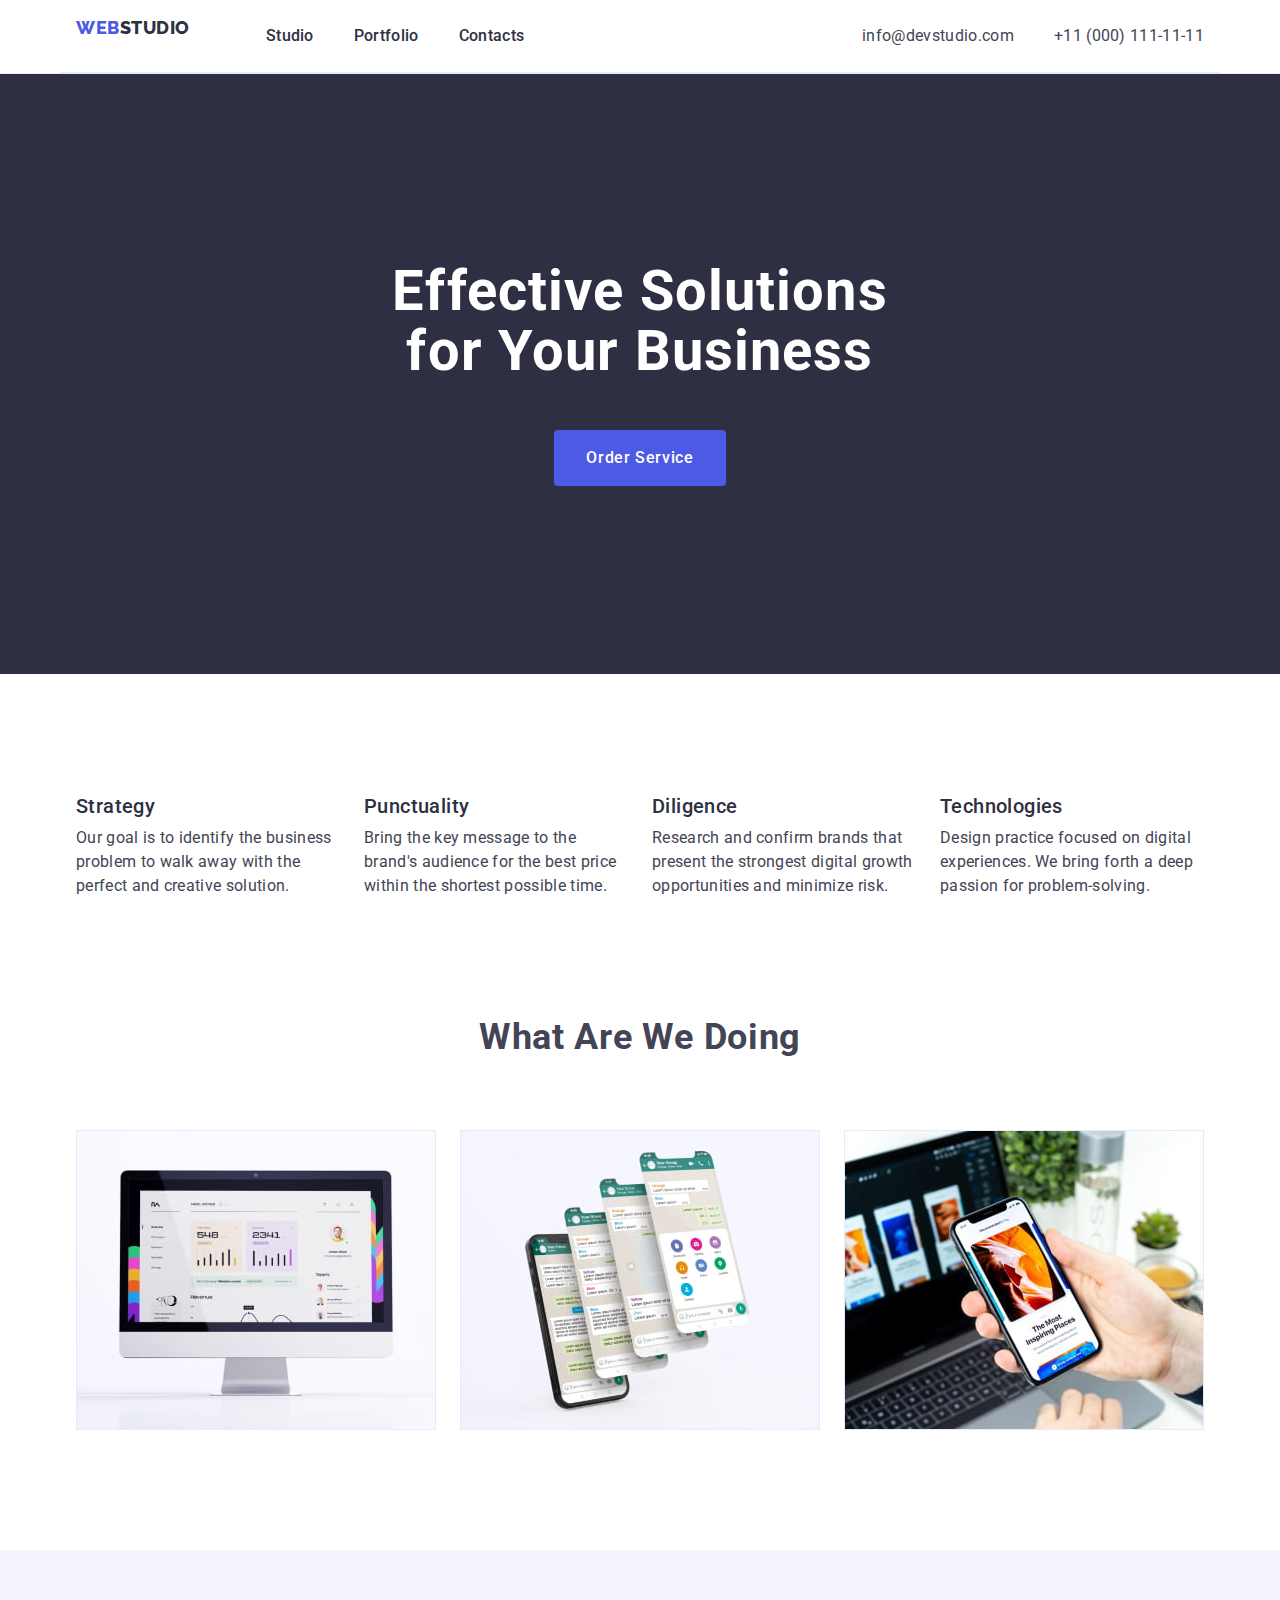
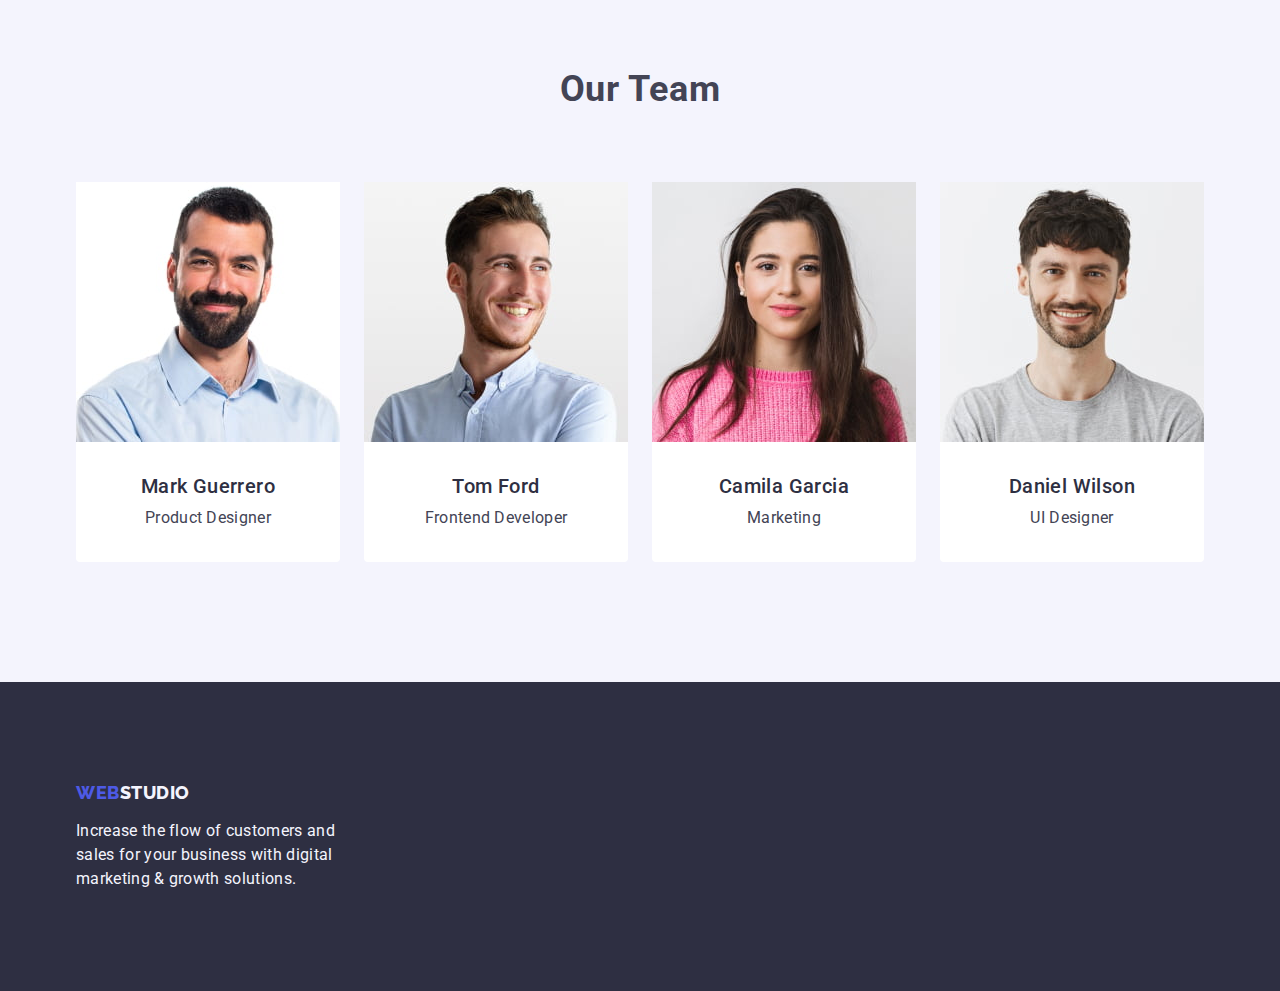
<file: index.html>
<!DOCTYPE html>
<html lang="en">
    <head>
        <meta charset="UTF-8">
        <meta name="viewport" content="width=device-width, initial-scale=1.0">
        <meta name="description" content="Effective Solutions for Your Business">
        <meta name="keywords" content="web, design, digital, marketing, customers, sales, business">
        <title>WEBSTUDIO</title>
        <link
          rel="stylesheet"
          href="https://cdnjs.cloudflare.com/ajax/libs/modern-normalize/2.0.0/modern-normalize.min.css"
          integrity="sha512-4xo8blKMVCiXpTaLzQSLSw3KFOVPWhm/TRtuPVc4WG6kUgjH6J03IBuG7JZPkcWMxJ5huwaBpOpnwYElP/m6wg=="
          crossorigin="anonymous"
          referrerpolicy="no-referrer"
          >
        <link rel="stylesheet" href="https://cdnjs.cloudflare.com/ajax/libs/modern-normalize/2.0.0/modern-normalize.min.css" integrity="sha512-4xo8blKMVCiXpTaLzQSLSw3KFOVPWhm/TRtuPVc4WG6kUgjH6J03IBuG7JZPkcWMxJ5huwaBpOpnwYElP/m6wg==" crossorigin="anonymous" referrerpolicy="no-referrer">
        <link rel="preconnect" href="https://fonts.googleapis.com">
        <link rel="preconnect" href="https://fonts.gstatic.com" crossorigin>
        <link href="https://fonts.googleapis.com/css2?family=Raleway:wght@800&family=Roboto:wght@400;500;700&display=swap" rel="stylesheet">
        <link rel="stylesheet" href="./css/stylesheet.css">
    </head>
<body>
    <header class="header">
        <div class="top-line container">
            <!--Top Line-->
            <!--Navigation-->
            <nav class="navigation">
                <!--Logo-->
                <a class="logo-link link" href="./index.html">web<span class="logo-link-second-part-header">Studio</span></a>
                <!--Navigation menu-->
                <ul class="navigation-menu list">
                    <li><a class="navigation-menu-option link" href="./index.html">Studio</a></li>
                    <li><a class="navigation-menu-option link" href="./portfolio.html">Portfolio</a></li>
                    <li><a class="navigation-menu-option link" href="">Contacts</a></li>
                </ul>
                <!--Contact info-->
            </nav>
            <!--Contacts-->
            <address class="address">
                <ul class="list contact-list color-blue">
                    <li class="color-blue"><a class="contact-links link color-blue" href="mailto:info@devstudio.com">info@devstudio.com</a></li>
                    <li class="color-blue"><a class="contact-links link color-blue" href="">+11 (000) 111-11-11</a></li>
                </ul>
            </address>
        </div>  
    </header>

    <main>
        <!--Section 1 = Hero content-->
        <section class="hero-content">
            <div class="container hero-section-content">
                <!--Title-->
                <h1 class="title title-hero-content">Effective Solutions for Your Business</h1>
                <!--Order Button-->
                <button class="order-service-button color-white" type="button">Order Service</button>
            </div>    
        </section>
   
        <!--Section 2-->
        <section class="section-features">
            <div class="container">
                <h2 class="visually-hidden">Features</h2>
                <ul class="features-list list">
                    <li class="features-list-item">
                        <h3 class="title title-features">Strategy</h3>
                        <p class="paragraph-features">Our goal is to identify the business problem to walk away with the perfect and creative solution.</p>
                    </li>
                    <li class="features-list-item">
                        <h3 class="title title-features">Punctuality</h3>
                        <p class="paragraph-features">Bring the key message to the brand's audience for the best price within the shortest possible time.</p>
                    </li>
                    <li class="features-list-item">
                        <h3 class="title title-features">Diligence</h3>
                        <p class="paragraph-features">Research and confirm brands that present the strongest digital growth opportunities and minimize risk.</p>
                    </li>
                    <li class="features-list-item">
                        <h3 class="title title-features">Technologies</h3>
                        <p class="paragraph-features">Design practice focused on digital experiences. We bring forth a deep passion for problem-solving.</p>
                    </li>
                </ul>
            </div>
        </section>

        <!--Section 3-->
        <section class="section-services">
            <div class="services container">
                <h2 class="title title-studio">What are we doing</h2>
                <ul class="services-list list centered-text">
                    <li class="services-option">
                        <img src="./images/imgwebdesign.jpg" alt="Web Design" width="360" height="300">
                    </li>
                    <li class="services-option">
                        <img src="./images/imgapps.jpg" alt="Apps" width="360" height="300">
                    </li>
                    <li class="services-option">
                        <img src="./images/imgmarketing.jpg" alt="Digital Marketing" width="360" height="300">
                    </li>
                </ul>
            </div>
        </section>

        <!--Section 4-->
        <section class="section-our-team">
            <div class="container">
                <h2 class="title title-studio">Our Team</h2>
                <ul class="our-team-list list centered-text">
                    <li class="our-team-option background-white">
                        <img src="./images/markguerrero.jpg" alt="Mark Guerrero" width="264" height="260">
                        <div class="our-team-name">
                            <h3 class="title title-our-team centered-text">Mark Guerrero</h3>
                            <p class="paragraph-our-team centered-text">Product Designer</p>
                        </div>
                    </li>
                    <li class="our-team-option background-white">
                        <img src="./images/tomford.jpg" alt="Tom Ford" width="264" height="260">
                        <div class="our-team-name">
                            <h3 class="title title-our-team centered-text">Tom Ford</h3>
                            <p class="paragraph-our-team centered-text">Frontend Developer</p>
                        </div>
                    </li>
                    <li class="our-team-option background-white">
                        <img src="./images/camilagarcia.jpg" alt="Camila Garcia" width="264" height="260">
                        <div class="our-team-name">
                            <h3 class="title title-our-team centered-text">Camila Garcia</h3>
                            <p class="paragraph-our-team centered-text">Marketing</p>
                        </div>
                    </li>
                    <li class="our-team-option background-white">
                        <img src="./images/danielwilson.jpg" alt="Daniel Wilson" width="264" height="260">
                        <div class="our-team-name">
                            <h3 class="title title-our-team centered-text">Daniel Wilson</h3>
                            <p class="paragraph-our-team centered-text">UI Designer</p>
                        </div>
                    </li>
                </ul>
            </div>
        </section>
    </main>

        <!--Footer-->
        <footer class="footer">
            <div class="container">
                <!--Logo-->
                <a class="logo-link link" href="./index.html">web<span class="logo-link-second-part-footer">Studio</span></a>
                <!--Description-->
                <p class="bussines-description">
                Increase the flow of customers and sales for your business with digital marketing &amp; growth solutions.
                </p>
            </div>
        </footer>
</body>
</html>
</file>
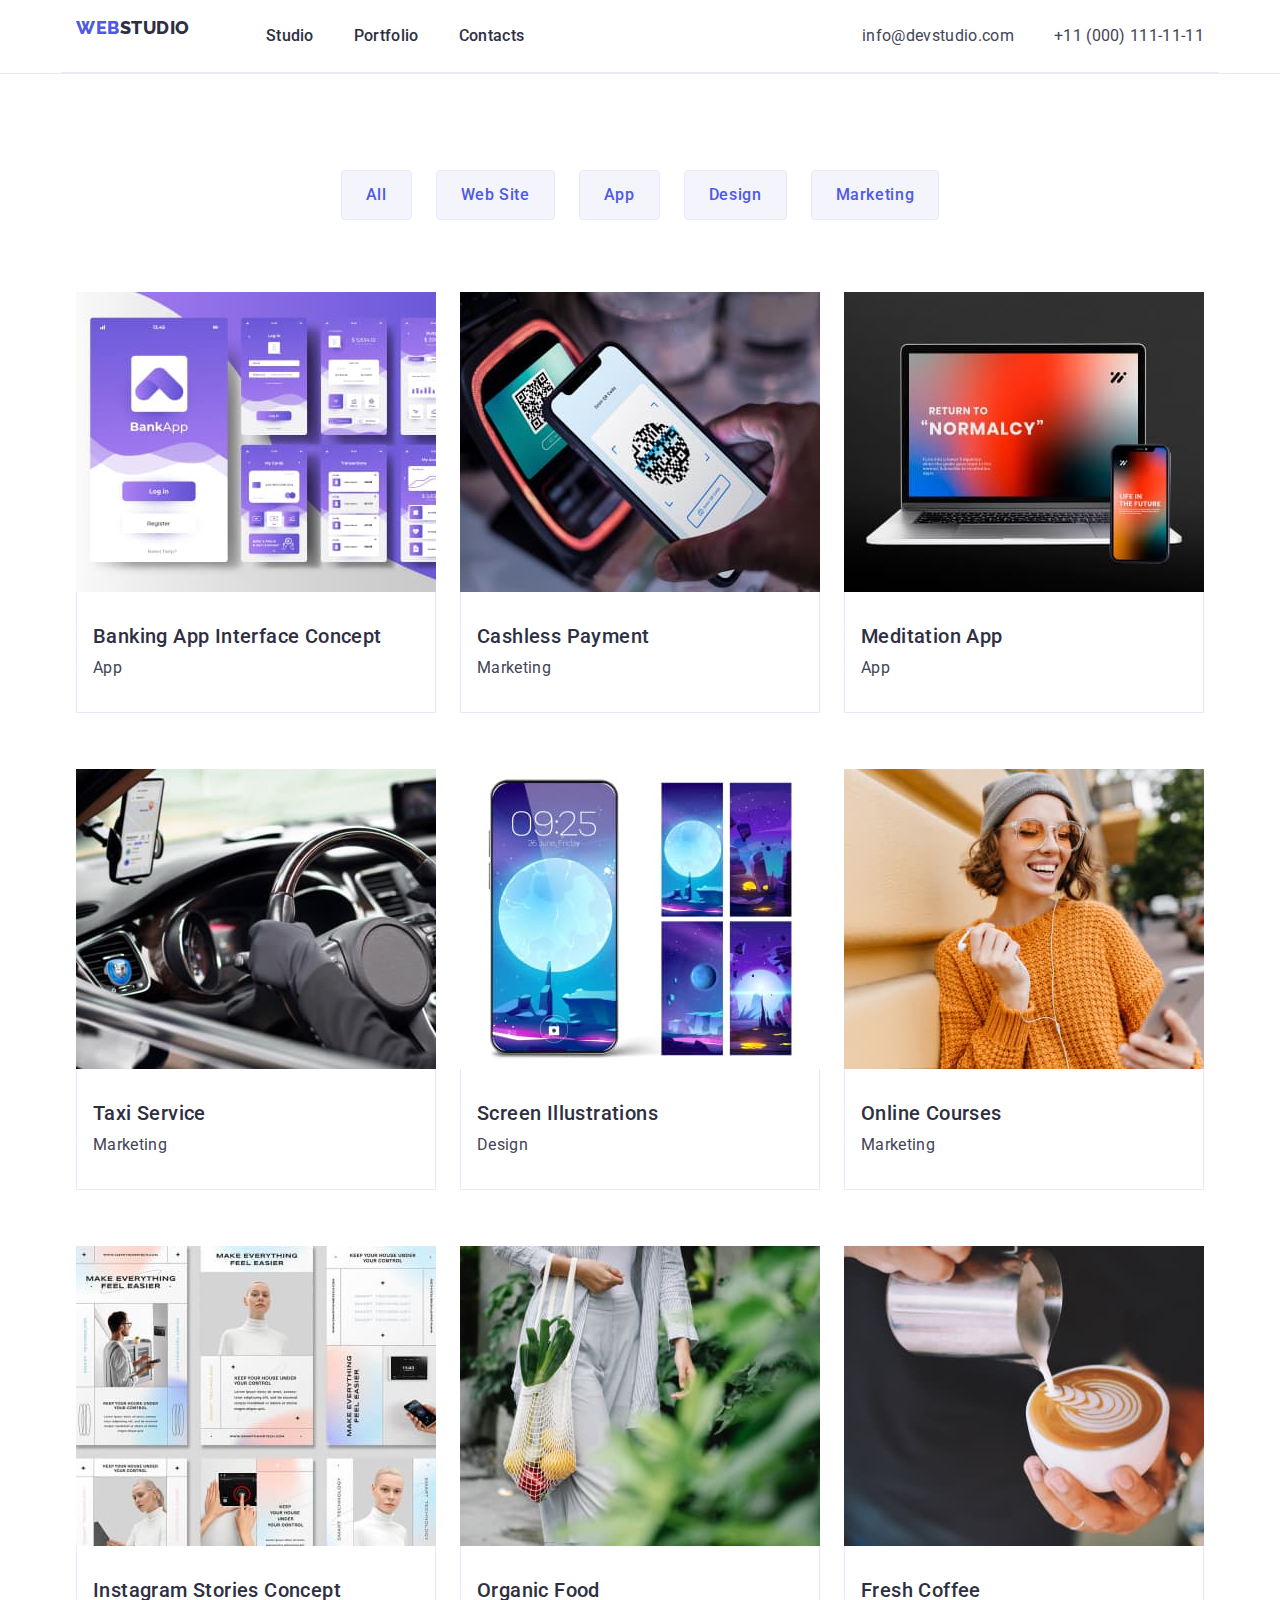
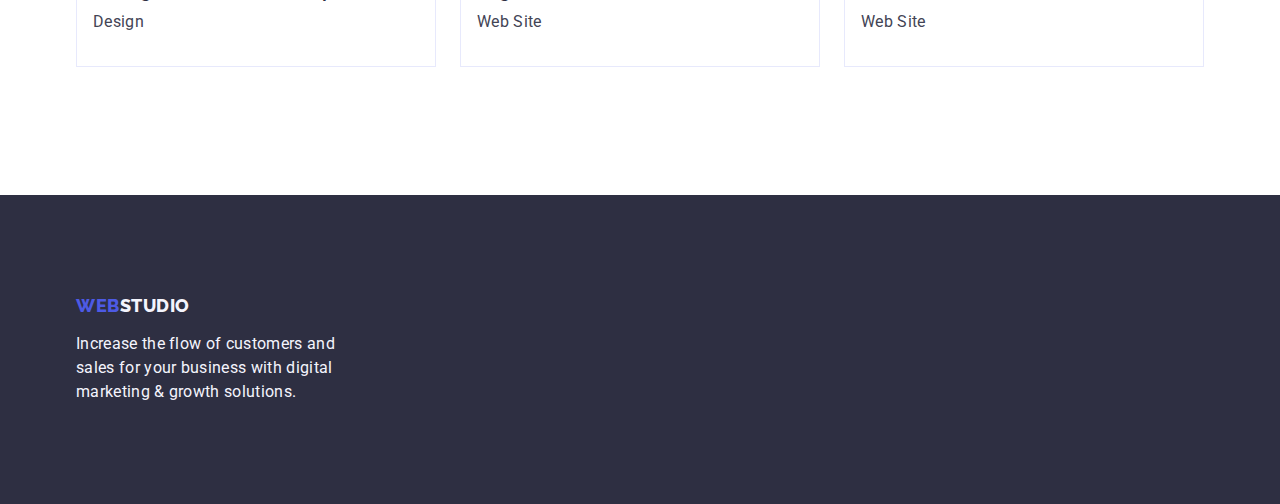
<file: portfolio.html>
<!DOCTYPE html>
<html lang="en">
    <head>
        <meta charset="UTF-8">
        <meta name="viewport" content="width=device-width, initial-scale=1.0">
        <meta name="description" content="Effective Solutions for Your Business">
        <meta name="keywords" content="web, design, digital, marketing, customers, sales, business">
        <title>WEBSTUDIO</title>
        <link
          rel="stylesheet"
          href="https://cdnjs.cloudflare.com/ajax/libs/modern-normalize/2.0.0/modern-normalize.min.css"
          integrity="sha512-4xo8blKMVCiXpTaLzQSLSw3KFOVPWhm/TRtuPVc4WG6kUgjH6J03IBuG7JZPkcWMxJ5huwaBpOpnwYElP/m6wg=="
          crossorigin="anonymous"
          referrerpolicy="no-referrer"
          >
        <link rel="stylesheet" href="https://cdnjs.cloudflare.com/ajax/libs/modern-normalize/2.0.0/modern-normalize.min.css" integrity="sha512-4xo8blKMVCiXpTaLzQSLSw3KFOVPWhm/TRtuPVc4WG6kUgjH6J03IBuG7JZPkcWMxJ5huwaBpOpnwYElP/m6wg==" crossorigin="anonymous" referrerpolicy="no-referrer">
        <link rel="preconnect" href="https://fonts.googleapis.com">
        <link rel="preconnect" href="https://fonts.gstatic.com" crossorigin>
        <link href="https://fonts.googleapis.com/css2?family=Raleway:wght@800&family=Roboto:wght@400;500;700&display=swap" rel="stylesheet">
        <link rel="stylesheet" href="./css/stylesheet.css">
    </head>
<body>
    <header class="header">
        <div class="top-line container">
            <!--Top Line-->
            <!--Navigation-->
            <nav class="navigation">
                <!--Logo-->
                <a class="logo-link link" href="./index.html">web<span class="logo-link-second-part-header">Studio</span></a>
                <!--Navigation menu-->
                <ul class="navigation-menu list">
                    <li><a class="navigation-menu-option link" href="./index.html">Studio</a></li>
                    <li><a class="navigation-menu-option link" href="./portfolio.html">Portfolio</a></li>
                    <li><a class="navigation-menu-option link" href="">Contacts</a></li>
                </ul>
                <!--Contact info-->
            </nav>
            <!--Contacts-->
            <address class="address">
                <ul class="list contact-list color-blue">
                    <li class="color-blue"><a class="contact-links link color-blue" href="mailto:info@devstudio.com">info@devstudio.com</a></li>
                    <li class="color-blue"><a class="contact-links link color-blue" href="">+11 (000) 111-11-11</a></li>
                </ul>
            </address>
        </div>  
    </header> 

    <main>
        <!--Section Portfolio-->
        <section class="portfolio">
            <div class="container">
                <h1 class="visually-hidden">Portfolio</h1>
                <!--Portfolio Filters-->
                <ul class="list filter-list">
                    <li ><button type="button" class="portfolio-filters">All</button></li>
                    <li><button type="button" class="portfolio-filters">Web Site</button></li>
                    <li><button type="button" class="portfolio-filters">App</button></li>
                    <li><button type="button" class="portfolio-filters">Design</button></li>
                    <li><button type="button" class="portfolio-filters">Marketing</button></li>
                </ul>
                <!--Portfolio Cards-->
                    <ul class="cards list">
                        <li class="cards-option">
                            <a href="" class="link">
                                <img class="cards-images" src="./images/bankingapp.jpg" alt="Banking App Interface Concept" width="100%">   
                                <div class="cards-images-container">
                                    <h2 class="cards-title">Banking App Interface Concept</h2>
                                    <p class="cards-paragraph">App</p>
                                </div>
                            </a> 
                        </li>
                        <li class="cards-option">
                            <a href="" class="link">
                                <img class="cards-images" src="./images/cashlesspay.jpg" alt="Cashless Payment" width="100%">
                                <div class="cards-images-container">
                                    <h2 class="cards-title">Cashless Payment</h2>
                                    <p class="cards-paragraph">Marketing</p>
                                </div>
                            </a> 
                        </li>
                        <li class="cards-option">
                            <a href="" class="link">
                                <img class="cards-images" src="./images/meditationapp.jpg" alt="Meditation App" width="100%">   
                                <div class="cards-images-container">
                                    <h2 class="cards-title">Meditation App</h2>
                                    <p class="cards-paragraph">App</p>
                                </div>
                            </a> 
                        </li>
                        <li class="cards-option">
                            <a href="" class="link">
                                <img class="cards-images" src="./images/taxi.jpg" alt="Taxi Service" width="100%">
                                <div class="cards-images-container">
                                    <h2 class="cards-title">Taxi Service</h2>
                                    <p class="cards-paragraph">Marketing</p>
                                </div>
                            </a>    
                        </li>
                        <li class="cards-option">
                            <a href="" class="link">
                                <img class="cards-images" src="./images/screenillustration.jpg" alt="Screen Illustrations" width="100%">
                                <div class="cards-images-container">
                                    <h2 class="cards-title">Screen Illustrations</h2>
                                    <p class="cards-paragraph">Design</p>
                                </div>
                            </a>    
                        </li>
                        <li class="cards-option">
                            <a href="" class="link">
                                <img class="cards-images" src="./images/onlinecouses.jpg" alt="Online Courses"  width="100%">
                                <div class="cards-images-container">
                                    <h2 class="cards-title">Online Courses</h2>
                                    <p class="cards-paragraph">Marketing</p>
                                </div>
                            </a>
                        </li>
                        <li class="cards-option">
                            <a href="" class="link">
                                <img class="cards-images" src="./images/instagramstories.jpg" alt="Instagram Stories Concept" width="100%">
                                <div class="cards-images-container">
                                    <h2 class="cards-title">Instagram Stories Concept</h2>
                                    <p class="cards-paragraph">Design</p>
                                </div>
                            </a>
                        </li>
                        <li class="cards-option">
                            <a href="" class="link">
                                <img class="cards-images" src="./images/organicfood.jpg" alt="Organic Food" width="100%">
                                <div class="cards-images-container">
                                    <h2 class="cards-title">Organic Food</h2>
                                    <p class="cards-paragraph">Web Site</p>
                                </div>
                            </a>
                        </li>
                        <li class="cards-option">
                            <a href="" class="link">
                                <img class="cards-images" src="./images/freshcoffee.jpg" alt="Fresh Coffee" width="100%">
                                <div class="cards-images-container">
                                    <h2 class="cards-title">Fresh Coffee</h2>
                                    <p class="cards-paragraph">Web Site</p>
                                </div>
                            </a>
                        </li>
                    </ul>
            </div>
        </section>
    </main>


        <!--Footer-->
        <footer class="footer">
            <div class="container">
                <!--Logo-->
                <a class="logo-link link" href="./index.html">web<span class="logo-link-second-part-footer">Studio</span></a>
                <!--Description-->
                <p class="bussines-description">
                Increase the flow of customers and sales for your business with digital marketing &amp; growth solutions.
                </p>
            </div>
        </footer>
</body>
</html>
</file>
<file: css/stylesheet.css>
:root {
    --logo-font-family: 'Raleway', sans-serif;
    --body-font-family: 'Roboto', sans-serif;
    --brand-color: #4D5AE5;
    --dark-color-header-and-background: #2E2F42;
    --dark-color-paragrapf: #434455;
    --light-color-logo-and-description: #F4F4FD;
    --light-color-footer-and-borders: #E7E9FC;
    --light-color-header: #FFFFFF;
    --hover-focus-navigation-menu: #404bbf;
}

/*Global styles*/

* {
    box-sizing: border-box;
    margin: 0;
    padding: 0;
}

*,
*::before
*::after {
    box-sizing: border-box;
}

.display-flex {
    display: flex;
}

.container {
    width: 1158px;
    padding: 0 15px;
    margin: 0 auto;
}


img {
    display: block;
}

.visually-hidden {
    position: absolute;
    width: 1px;
    height: 1px;
    margin: -1px;
    border: 0;
    padding: 0;
    white-space: nowrap;
    clip-path: inset(100%);
    clip: rect(0 0 0 0);
    overflow: hidden;
  }


body {
    font-family: 'Roboto', sans-serif;
    color: #434455;
    background-color: #FFFFFF;
}

ul {
    list-style-type: none;
}

.link {
    text-decoration: none;
    color: var(--dark-color-paragrapf);
}

a {
    text-decoration: none;
}

h2 {
    margin: 0;
}

h3 {
    color: var(--dark-color-header-and-background);
    font-size: 20px;
    font-weight: 500;
    line-height: 1.2;
    letter-spacing: 0.02em;
}

.visually-hidden {
    position: absolute;
    width: 1px;
    height: 1px;
    margin: -1px;
    padding: 0;
    overflow: hidden;
    clip: rect(0, 0, 0, 0);
    border: 0;
}

p {
    color: var(--dark-color-paragrapf);
    font-size: 16px;
    font-weight: 400;
    line-height: 1.5;
    letter-spacing: 0.02em;
}

/* Top Line */

.header {
    border-bottom: 1px solid #e7e9fc;
}

.navigation {
    align-items: center   
}

.top-line {
    background-color: var(--light-color-header);
    border: var(--light-color-borders);
    display: flex;
    justify-content: space-between;
    border-bottom: 1px solid #e7e9fc;
}

/* Logo */

.logo-link {
    color: var(--brand-color);
    font-family: var(--logo-font-family);
    font-size: 18px;
    font-weight: 800;
    line-height: 1.17;
    letter-spacing: 0.03em;
    text-transform: uppercase;
    margin-right: 76px;
    display: inline-block;
    margin-bottom: 16px;
}

.logo-link-second-part-header {
    color: var(--dark-color-header-and-background);
    font-family: var(--logo-font-family);
    font-size: 18px;
    font-weight: 800;
    letter-spacing: 0.03em;
    text-transform: uppercase;
    padding: 24px 0;
}

.logo-link-second-part-footer {
    font-family: var(--logo-font-family);
    color: var(--light-color-logo-and-description);
    font-size: 18px;
    font-weight: 800;
    letter-spacing: 0.03em;
    text-transform: uppercase;
}

/* Navigation Menu Studio */

.navigation {
    display: flex;
}

.list {
    list-style: none;
}

.navigation-menu {
    gap: 40px;
    display: flex;
}

.navigation-menu-option {
    font-family: 'Roboto', sans-serif;
    font-size: 16px;
    font-weight: 500;
    letter-spacing: 0.02em;
    line-height: 1.5;
    color: var(--dark-color-header-and-background);
    padding: 24px 0;
    display: inline-block;
}

.navigation-menu:hover,
.navigation-menu:focus {
    color: var(--hover-focus-navigation-menu);
}


/* Contact Info */
.address {
    font-family: 'Roboto', sans-serif;
    font-size: 16px;
    font-weight: 400;
    letter-spacing: 0.02em;
    line-height: 1.5;
    font-style: normal;
    color: var(--dark-color-paragrapf);
}

.contact-list {
    display: flex;
    gap: 40px;
    padding-top: 24px;
}

.contacts-links {
    background-color: var(--body-font-family);
    color: var(--dark-color-paragrapf);
    padding: 24px 0;
}

.contact-links:hover,
.contact-links:focus {
    color: var(--hover-focus-navigation-menu);
}

.color-blue {
    color: var(--dark-color-paragrapf);
}

/* Sections Studio */
/* Section 1 */
.hero-content {
    background-color: var(--dark-color-header-and-background);
    padding: 188px 0;
}
    /* Title */

.title-hero-content {
    color: #FFFFFF;
    font-size: 56px;
    line-height: 1.07;
    text-align: center;
    letter-spacing: 0.02em;
    font-weight: 700;
    max-width: 496px;
    margin: 0 auto;
    padding-bottom: 48px;
}

    /* Order Button */

.order-service-button {
    background-color: var(--brand-color);
    color: #FFFFFF;
    font-family: 'Roboto', sans-serif;
    font-weight: 500;
    font-size: 16px;
    line-height: 1.5;
    letter-spacing: 0.04em;
    cursor: pointer;
    border-radius: 4px;
    padding: 16px 32px;
    display: block;
    min-width: 169px;
    height: 56px;
    border: none;
    border-radius: 4px;
    margin: 0 auto;
}


.hover-focus:hover,
.hover-focus:focus {
    background-color: #404bbf ;
}

/* Section 2 */

.section-features {
    padding: 120px 0;
}

.features-list {
    display: flex;
    gap: 24px;
}

.features-list-item {
    width: 100%;
    min-width: 264px;
}

.title-features {
    line-height: 1.2;
    letter-spacing: 0.02em;
    margin-bottom: 8px;
}

.paragraph-features {
    line-height: 1.5;
    letter-spacing: 0.02em;
    padding: 0;
}

/* Section 3 */

.section-services {
    padding-bottom: 120px;
}

.our-team {
    padding-bottom: 120px;
}

.services-list {
    display: flex;
    gap: 24px;
}

.title-studio {
    font-size: 36px;
    line-height: 1.11;
    letter-spacing: 0.02em;
    line-height: 1.11;
    text-align: center;
    text-transform: capitalize;
    margin-bottom: 72px;
}

/* Section 4 */

.section-our-team {
    padding: 120px 0;
    background-color: var(--light-color-logo-and-description);
}
.background-white {
    background-color: #FFFFFF;
}

.our-team {
    background-color: var(--light-color-logo-and-description);
    padding: 120px 156px;
}

.title-our-team {
    background-color: #FFFFFF;
    margin-bottom: 72px;
    text-align: center;
    margin-bottom: 8px;
}

.our-team-list {
    display: flex;
    gap: 24px;
}

.our-team-option {
    border-radius: 0px 0px 4px 4px;
}

.our-team-name {
    padding: 32px 0;
}

.paragraph-our-team {
    font-size: 16px;
    text-align: center;
}

.centered-text {
    text-align: center;
}

/* Footer */
.footer {
    background-color: var(--dark-color-header-and-background);
    padding: 100px 0;
}



/* Business Description */
.bussines-description {
    color: var(--light-color-logo-and-description);
    font-family: 'Roboto', sans-serif;
    font-size: 16px;
    font-weight: 400;
    letter-spacing: 0.02em;
    line-height: 1.5;
    max-width: 264px;
}


/* Sections Portfolio*/

.portfolio {
    padding-top: 96px;
    padding-bottom: 120px;
}

/* Portfolio Filters */

    
    .filter-list {
        display: flex;
        justify-content: center;
        gap: 24px;
        margin-bottom: 72px;
    }

    .portfolio-filters {
        border: 1px solid var(--light-color-footer-and-borders);
        text-align: center;
        text-decoration: none;
        color: var(--brand-color);
        background-color: var(--light-color-logo-and-description);
        cursor: pointer;
        font-family: 'Roboto', sans-serif;
        font-size: 16px;
        font-weight: 500;
        letter-spacing: 0.04em;
        text-align: center;
        line-height: 1.5;
        padding: 12px 24px;
        border: 1px solid #e7e9fc;
        border-radius: 4px;
    }

    .portfolio-filters:hover,
    .portfolio-filters:focus{
        color:  #FFFFFFFF;
        background-color: #404BBF;
        border: 1px solid transparent;
    }
    

/* Portfolio Cards */

    .cards {
        column-gap: 24px;
        row-gap: 48px;
        display: flex;
        flex-wrap: wrap;
    }

    .cards-option {
        flex-basis: calc((100% - 48px) / 3);
    }

    .cards-images-container {
        border: 1px solid #e7e9fc;
        border-top: none;
        margin-bottom: 8px;
        padding: 32px 16px;
    }

    .cards-images {
        max-width: 100%;
        height: auto;
        display: block;
    }

    .cards-title {
        color: var(--dark-color-header-and-background);
        font-size: 20px;
        font-weight: 500;
        letter-spacing: 0.02em;
        line-height: 1.2;
        margin-bottom: 8px;
    }
    .cards-paragraph {
        color: var(--dark-color-paragrapf);
        font-size: 16px;
        font-weight: 400;
        letter-spacing: 0.02em;
        line-height: 1.5;
    }
</file>
